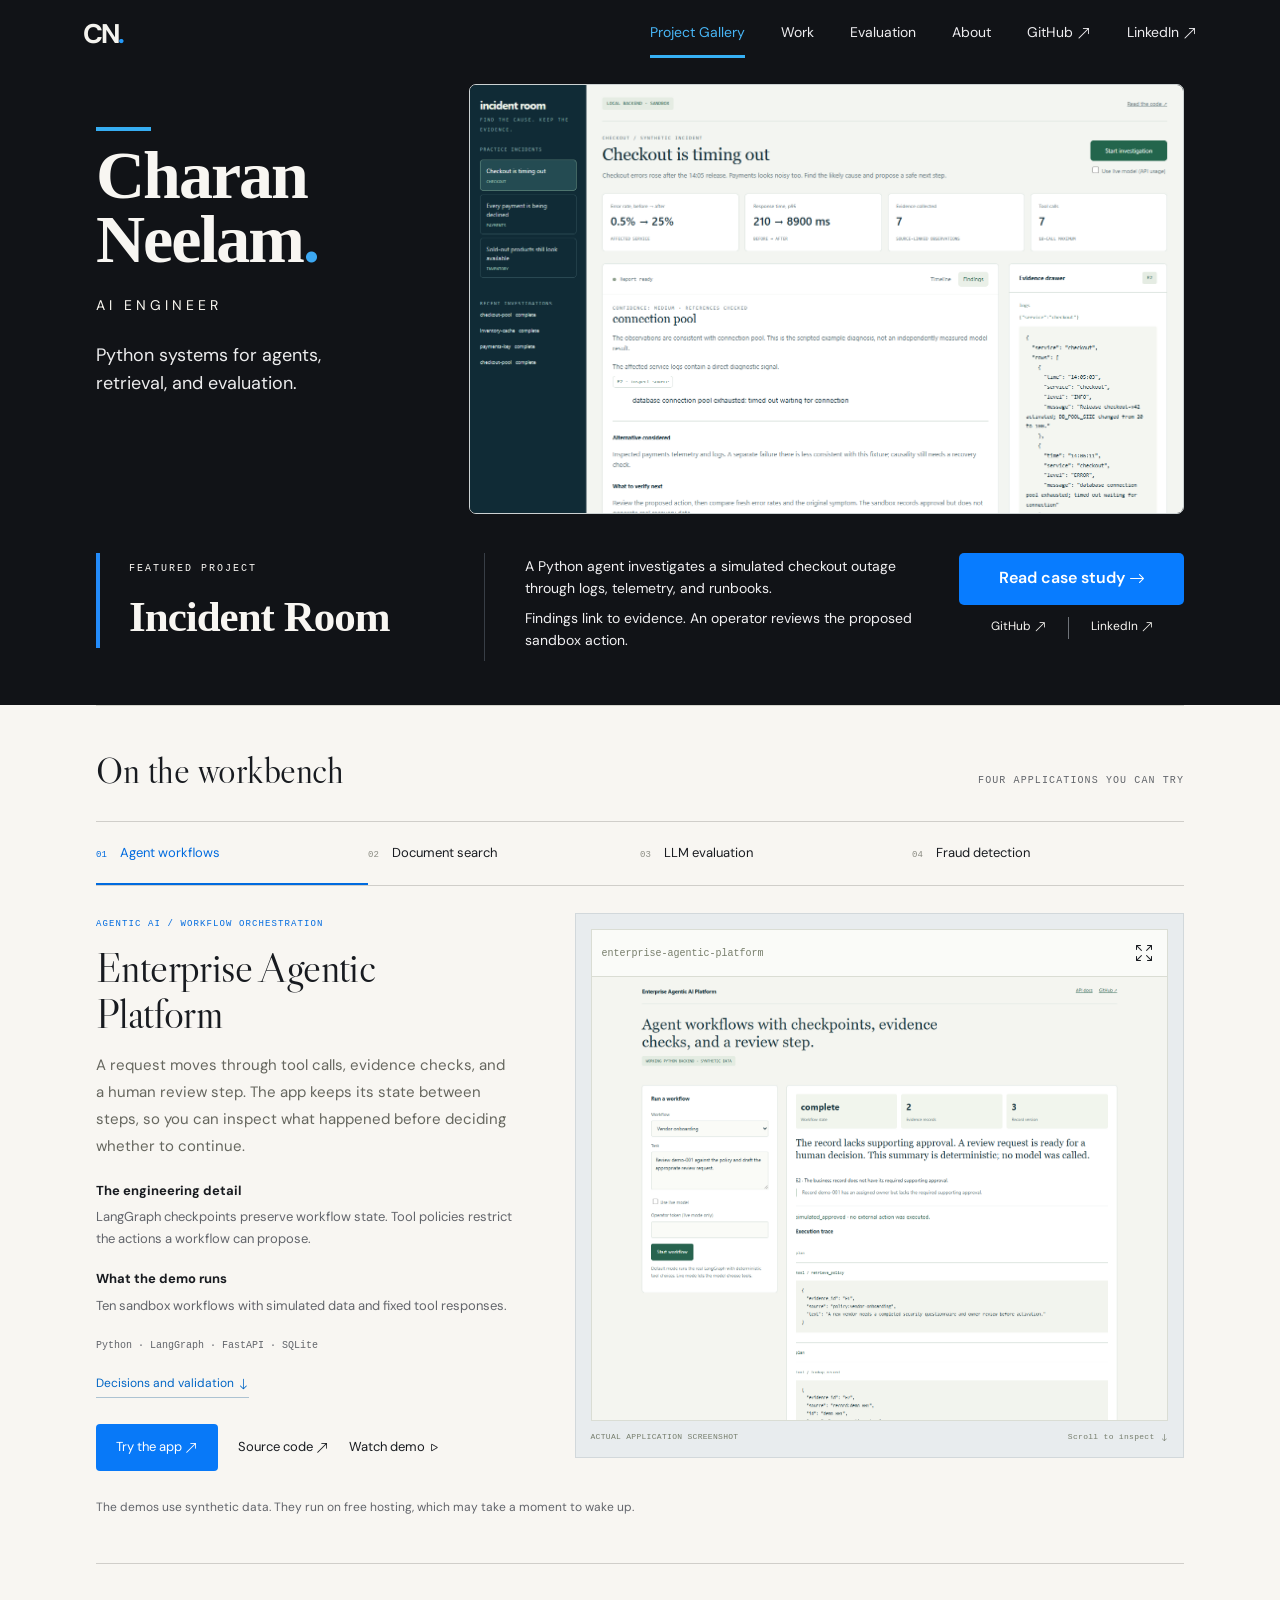
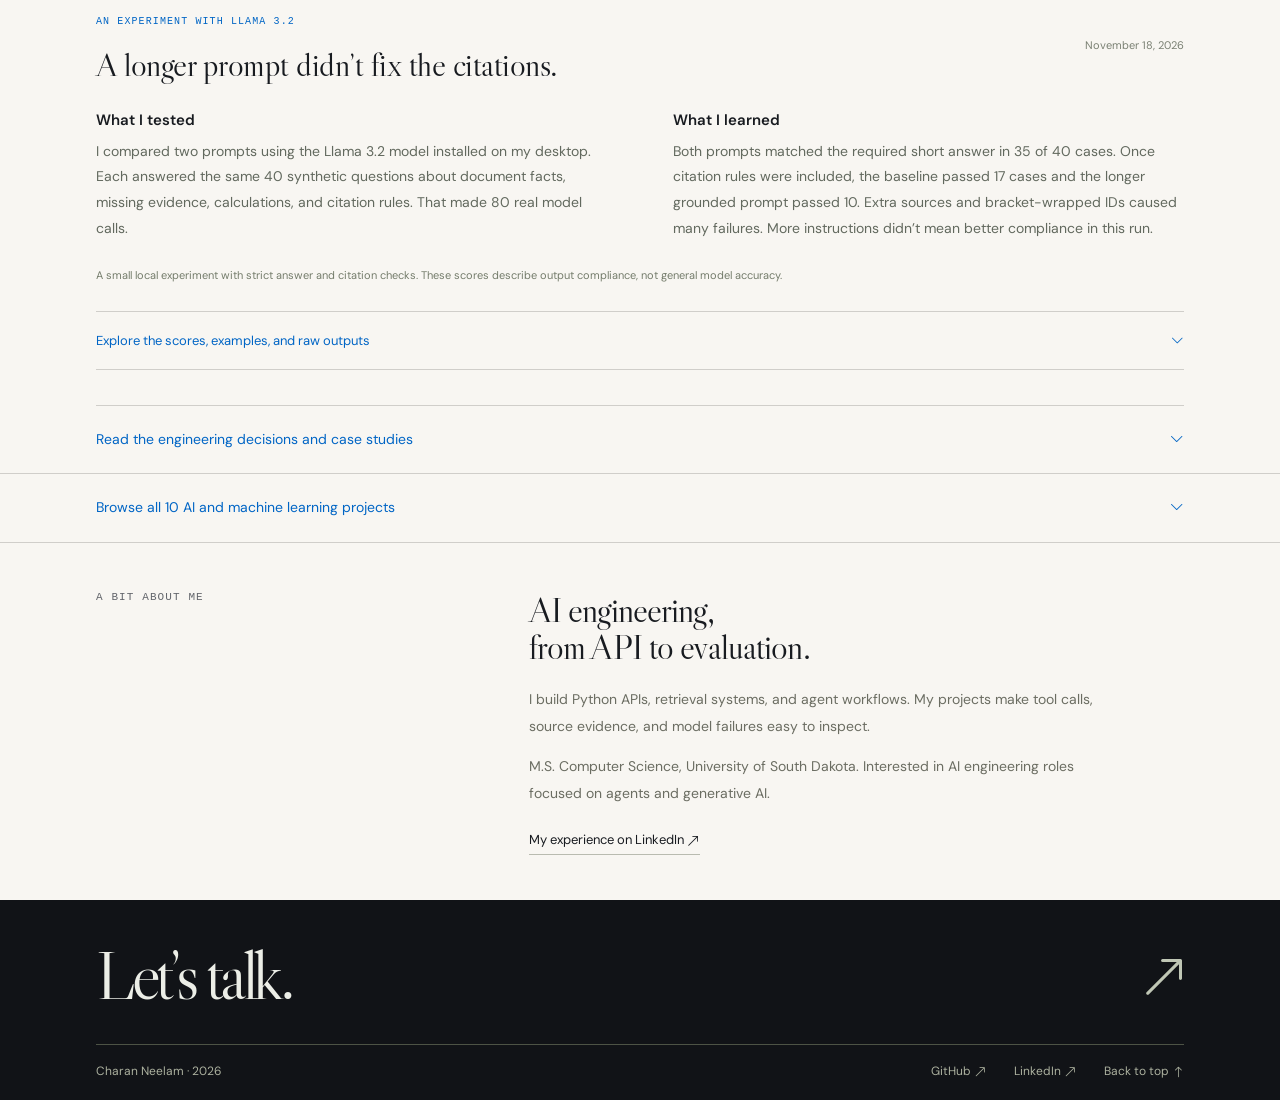
<file: index.html>
<!doctype html>
<html lang="en"><head><meta charset="UTF-8"><meta name="viewport" content="width=device-width,initial-scale=1"><meta name="description" content="Charan Neelam — AI engineer. Agent workflows, retrieval systems, model evaluation, and Python APIs."><meta name="theme-color" content="#f7f7f4"><title>Charan Neelam — AI Engineer</title><link rel="icon" href="assets/favicon.svg" type="image/svg+xml"><link rel="stylesheet" href="style.css"><link rel="stylesheet" href="gallery.css"><link rel="stylesheet" href="refinements.css"><link rel="stylesheet" href="case-studies.css"><link rel="stylesheet" href="evaluation.css"><link rel="stylesheet" href="evaluation-summary.css"><link rel="stylesheet" href="compact.css"><link rel="stylesheet" href="assets/bootstrap-icons.css"><script src="app.js" defer></script></head><body><a class="skip" href="#main">Skip to content</a>
<header class="nav"><a class="wordmark" href="#home" aria-label="Charan Neelam home">CN<span>.</span></a><nav aria-label="Main navigation"><a class="current" href="#home">Project Gallery</a><a href="#work">Work</a><a href="#real-evaluation">Evaluation</a><a href="#about">About</a><a class="social-nav" href="https://github.com/charanneelam123-dot" target="_blank" rel="noopener">GitHub <i class="bi bi-arrow-up-right" aria-hidden="true"></i></a><a class="social-nav" href="https://www.linkedin.com/in/charanneelam/" target="_blank" rel="noopener">LinkedIn <i class="bi bi-arrow-up-right" aria-hidden="true"></i></a></nav></header>
<main id="main"><div class="opening"><section id="home" class="gallery-hero shell"><div class="gallery-top"><div class="identity"><h1>Charan<br>Neelam<span>.</span></h1><div class="role">AI ENGINEER</div><p>Python systems for agents,<br>retrieval, and evaluation.</p></div><a class="hero-screen" href="https://github.com/charanneelam123-dot/incident-room" target="_blank" rel="noopener" aria-label="Read the Incident Room project"><img src="assets/incident-room.png" alt="Incident Room dashboard: a simulated checkout outage investigation with logs, findings, and evidence"></a></div><div class="gallery-caption"><div class="featured-name"><span class="label">FEATURED PROJECT</span><h2>Incident Room</h2></div><div class="featured-story"><p>A Python agent investigates a simulated checkout outage through logs, telemetry, and runbooks.</p><p>Findings link to evidence. An operator reviews the proposed sandbox action.</p></div><div class="featured-action"><a class="button" href="#case-incident">Read case study <i class="bi bi-arrow-right" aria-hidden="true"></i></a><div><a href="https://github.com/charanneelam123-dot" target="_blank" rel="noopener">GitHub <i class="bi bi-arrow-up-right" aria-hidden="true"></i></a><a href="https://www.linkedin.com/in/charanneelam/" target="_blank" rel="noopener">LinkedIn <i class="bi bi-arrow-up-right" aria-hidden="true"></i></a></div></div></div></section></div>
<section class="shell work-section" id="work"><div class="section-top"><h2>On the workbench</h2><span class="label">FOUR APPLICATIONS YOU CAN TRY</span></div><div class="project-tabs" role="tablist" aria-label="Selected applications"><button id="tab-agents" role="tab" aria-selected="true" aria-controls="feature-panel" tabindex="0" data-project="0"><span>01</span> Agent workflows</button><button id="tab-documents" role="tab" aria-selected="false" aria-controls="feature-panel" tabindex="-1" data-project="1"><span>02</span> Document search</button><button id="tab-evaluation" role="tab" aria-selected="false" aria-controls="feature-panel" tabindex="-1" data-project="2"><span>03</span> LLM evaluation</button><button id="tab-fraud" role="tab" aria-selected="false" aria-controls="feature-panel" tabindex="-1" data-project="3"><span>04</span> Fraud detection</button></div>
<div id="feature-panel" class="feature-panel" role="tabpanel" aria-labelledby="tab-agents" tabindex="0"><div class="feature-info"><div class="feature-category label" id="feature-category">AGENTIC AI / WORKFLOW ORCHESTRATION</div><h3 id="feature-title">Enterprise Agentic Platform</h3><p id="feature-description">A request moves through tool calls, evidence checks, and a human review step. The app keeps its state between steps, so you can inspect what happened before deciding whether to continue.</p><dl id="feature-notes"><div><dt>The engineering detail</dt><dd>LangGraph checkpoints preserve workflow state. Tool policies restrict the actions a workflow can propose.</dd></div><div><dt>What the demo runs</dt><dd>Ten sandbox workflows with simulated data and fixed tool responses.</dd></div></dl><div class="feature-stack" id="feature-stack">Python · LangGraph · FastAPI · SQLite</div><a class="feature-case-link" id="feature-case-link" href="#case-agents">Decisions and validation <i class="bi bi-arrow-down" aria-hidden="true"></i></a><div class="feature-links"><a class="button" id="feature-demo" href="https://enterprise-agentic-platform-s0cj.onrender.com" target="_blank" rel="noopener">Try the app <i class="bi bi-arrow-up-right" aria-hidden="true"></i></a><a id="feature-code" href="https://github.com/charanneelam123-dot/enterprise-agentic-platform" target="_blank" rel="noopener">Source code <i class="bi bi-arrow-up-right" aria-hidden="true"></i></a><button id="feature-video" class="watch" data-video="enterprise-agentic-platform" data-title="Enterprise Agentic Platform">Watch demo <i class="bi bi-play" aria-hidden="true"></i></button></div></div><figure class="screen-frame"><div class="screen-header"><span id="screen-name">enterprise-agentic-platform</span><button id="expand-screen" aria-label="View full application screenshot"><i class="bi bi-arrows-fullscreen" aria-hidden="true"></i></button></div><div class="screen-scroll"><img id="feature-image" src="assets/enterprise-agentic-platform.png" alt="Enterprise Agentic Platform showing a workflow result, evidence, and review controls"></div><figcaption><span>ACTUAL APPLICATION SCREENSHOT</span><span>Scroll to inspect <i class="bi bi-arrow-down" aria-hidden="true"></i></span></figcaption></figure></div><p class="hosting-note">The demos use synthetic data. They run on free hosting, which may take a moment to wake up.</p></section>

<section id="real-evaluation" class="real-evaluation shell" aria-labelledby="real-evaluation-title"><div class="section-top"><div><span class="label">AN EXPERIMENT WITH LLAMA 3.2</span><h2 id="real-evaluation-title">A longer prompt didn’t fix the citations.</h2></div><span class="eval-date">November 18, 2026</span></div><div class="eval-summary"><div><h3>What I tested</h3><p>I compared two prompts using the Llama 3.2 model installed on my desktop. Each answered the same 40 synthetic questions about document facts, missing evidence, calculations, and citation rules. That made 80 real model calls.</p></div><div><h3>What I learned</h3><p>Both prompts matched the required short answer in 35 of 40 cases. Once citation rules were included, the baseline passed 17 cases and the longer grounded prompt passed 10. Extra sources and bracket-wrapped IDs caused many failures. More instructions didn’t mean better compliance in this run.</p></div></div><p class="eval-scope">A small local experiment with strict answer and citation checks. These scores describe output compliance, not general model accuracy.</p><details class="eval-full"><summary>Explore the scores, examples, and raw outputs <i class="bi bi-chevron-down" aria-hidden="true"></i></summary><div class="eval-full-body"><div class="metric-table"><table><caption>One response per case and prompt; strict output-contract scoring</caption><thead><tr><th scope="col">Measure</th><th scope="col">Baseline prompt</th><th scope="col">Grounded prompt</th></tr></thead><tbody><tr><th scope="row">Answer + citation contract passes</th><td>17/40 (42.5%)</td><td>10/40 (25.0%)</td></tr><tr><th scope="row">Strict answer matches</th><td>35/40</td><td>35/40</td></tr><tr><th scope="row">Exact citation-set matches</th><td>22/40</td><td>10/40</td></tr><tr><th scope="row">Provider errors</th><td>0</td><td>0</td></tr><tr><th scope="row">Median local wall time</th><td>2.76 s</td><td>2.55 s</td></tr></tbody></table></div><p class="eval-caveat">These are strict task-compliance results, not semantic accuracy or a hallucination rate. A correct answer with an extra source or bracket-wrapped ID can fail. “Not specified” also fails the fixed “Insufficient evidence” label. Local timings depend on this machine and do not describe the hosted app.</p><details class="category-breakdown"><summary>Inspect all eight categories</summary><div class="metric-table"><table><thead><tr><th scope="col">Category</th><th scope="col">Baseline</th><th scope="col">Grounded</th></tr></thead><tbody><tr><th scope='row'>arithmetic</th><td>1/5</td><td>0/5</td></tr><tr><th scope='row'>context injection</th><td>3/5</td><td>1/5</td></tr><tr><th scope='row'>currency units</th><td>0/5</td><td>0/5</td></tr><tr><th scope='row'>fact lookup</th><td>5/5</td><td>0/5</td></tr><tr><th scope='row'>missing evidence</th><td>0/5</td><td>5/5</td></tr><tr><th scope='row'>multi source</th><td>0/5</td><td>0/5</td></tr><tr><th scope='row'>negation</th><td>5/5</td><td>0/5</td></tr><tr><th scope='row'>version conflict</th><td>3/5</td><td>4/5</td></tr></tbody></table></div></details><p class="eval-intro">Both prompts matched the required short answer in 35 of 40 cases. The baseline returned “Not specified” on the five missing-evidence cases, which fails the fixed abstention label despite communicating absence. The grounded prompt used the required abstention label but omitted USD on all five rent-increase answers. Citation formatting and extra sources account for much of the difference in joint passes. The longer prompt did not improve strict joint compliance in this run.</p><div class="eval-examples"><h3>Read the answers behind the score</h3><details><summary>negation-04 / grounded / contract failure</summary><p><strong>Question:</strong> Is overnight delivery available for Zone 4? Answer Yes or No.</p><pre>{
  &quot;answer&quot;: &quot;No&quot;,
  &quot;citations&quot;: [
    &quot;policy-3&quot;,
    &quot;notice-3&quot;
  ]
}</pre><p><strong>Accepted answers:</strong> No, Not available, No, not available<br><strong>Required citations:</strong> [&quot;policy-3&quot;]<br>Answer match: True; citation set match: False.</p></details><details><summary>missing_evidence-01 / baseline / contract failure</summary><p><strong>Question:</strong> What is the monthly price of Plan 1?</p><pre>{
  &quot;answer&quot;: &quot;Not specified&quot;,
  &quot;citations&quot;: []
}</pre><p><strong>Accepted answers:</strong> Insufficient evidence<br><strong>Required citations:</strong> []<br>Answer match: False; citation set match: True.</p></details><details><summary>negation-04 / baseline / joint pass</summary><p><strong>Question:</strong> Is overnight delivery available for Zone 4? Answer Yes or No.</p><pre>{
  &quot;answer&quot;: &quot;No&quot;,
  &quot;citations&quot;: [
    &quot;policy-3&quot;
  ]
}</pre><p><strong>Accepted answers:</strong> No, Not available, No, not available<br><strong>Required citations:</strong> [&quot;policy-3&quot;]<br>Answer match: True; citation set match: True.</p></details></div><div class="eval-downloads"><a href="evaluation/report.json" download>Full result JSON <i class="bi bi-download" aria-hidden="true"></i></a><a href="evaluation/outputs.jsonl" download>All 80 raw outputs <i class="bi bi-download" aria-hidden="true"></i></a><a href="evaluation/cases.json" download>Dataset and labels <i class="bi bi-download" aria-hidden="true"></i></a><a href="evaluation/manifest.json" download>Prompts and model digest <i class="bi bi-download" aria-hidden="true"></i></a><a href="https://github.com/charanneelam123-dot/llm-evaluation-mlops/blob/main/docs/real-model-evaluation/README.md" target="_blank" rel="noopener">Method and reproduction <i class="bi bi-arrow-up-right" aria-hidden="true"></i></a></div><p class="evidence-note">Small authored challenge set: five related cases per category, a single local run, no prompt tuning after seeing results, and no external benchmark claim. This tests grounded answering and output contracts; it does not evaluate agent tool selection.</p></div></details></section><div class="shell compact-case-wrap"><details class="compact-cases"><summary>Read the engineering decisions and case studies <i class="bi bi-chevron-down" aria-hidden="true"></i></summary><section id="case-studies" class="case-studies shell" aria-labelledby="case-studies-title"><div class="section-top"><div><span class="label">DECISIONS / TRADEOFFS / EVIDENCE</span><h2 id="case-studies-title">Behind the projects</h2></div><p>What I chose, what it costs,<br>and what the checks actually establish.</p></div>
<article id="case-incident" class="case-study"><div class="case-intro"><span class="label">01 / INCIDENT ROOM</span><h3>Keep the investigation<br>separate from the action.</h3><p>An outage report is only useful if an operator can check its evidence. Incident Room gathers telemetry, logs, release context, and runbook passages before it proposes a sandbox fix.</p></div><div class="case-body"><div><h4>Why one agent</h4><p>A single tool-using agent keeps the investigation state in one place. Read tools accept scoped parameters; each observation gets an evidence ID. The final report must cite real observations and exact quotes.</p></div><div><h4>The tradeoff</h4><p>Exact quotes catch fabricated references, but they cannot prove that a diagnosis follows from the evidence. The action allowlist is specific to the sample scenarios. Approvals record a sandbox outcome rather than changing a real service.</p></div><div class="case-result"><h4>What was checked</h4><p>Validation confirmed <strong>29 passing unit and HTTP tests</strong> and <strong>three completed scripted incident regressions</strong>. Tests cover concurrent approvals, persistence, invalid evidence, and tool budgets. The scripted results do not measure live-model diagnosis quality.</p><a href="https://github.com/charanneelam123-dot/incident-room/blob/main/docs/validation.md" target="_blank" rel="noopener">Validation record <i class="bi bi-arrow-up-right" aria-hidden="true"></i></a><a href="https://github.com/charanneelam123-dot/incident-room/blob/main/docs/engineering.md" target="_blank" rel="noopener">Engineering notes <i class="bi bi-arrow-up-right" aria-hidden="true"></i></a></div></div></article>
<article id="case-changes" class="case-study"><div class="case-intro"><span class="label">02 / WHAT CHANGED?</span><h3>Make document matching<br>visible to the reader.</h3><p>The difficult part of comparing agreements is deciding which clauses correspond. A renamed or moved section should not quietly disappear from the comparison.</p></div><div class="case-body"><div><h4>How clauses are paired</h4><p>The matcher uses exact text, unique headings, and token overlap. The report exposes the matching rule. Optional model explanations must quote the source text, so the reader can check the wording.</p></div><div><h4>Where it stops</h4><p>A rewritten clause can appear as a removal plus an addition. Splitting one clause into two is not a distinct operation. The price parser skips ambiguous amounts and unsupported currencies rather than guessing.</p></div><div class="case-result"><h4>A reproducible sample</h4><p>The documented sample produces <strong>five changed clauses, one moved, one added, one removed, and one unchanged</strong>. It calculates two price deltas. For rent, $1,575 − $1,450 = <strong>$125 per month</strong>. The test suite reports <strong>37 passing tests</strong>; model adapters were exercised with mocked responses.</p><a href="https://github.com/charanneelam123-dot/what-changed/blob/main/docs/notes.md" target="_blank" rel="noopener">Matching rules and sample results <i class="bi bi-arrow-up-right" aria-hidden="true"></i></a></div></div></article>
<div class="case-more"><details id="case-agents"><summary><span>03 / AGENT WORKFLOWS</span><h3>Save the checkpoint before review.</h3><i class="bi bi-plus-lg" aria-hidden="true"></i></summary><div class="case-detail"><p><strong>Decision.</strong> LangGraph interrupts and SQLite checkpoints preserve a pending workflow. A compare-and-swap reservation prevents two reviewers from resuming the same decision.</p><p><strong>Cost.</strong> The free hosted instance has ephemeral storage, so a restart can lose checkpoints. Durable deployment needs persistent storage. Exact quote checks establish text membership, not correct interpretation.</p><p><strong>Evidence.</strong> Validation confirmed eight passing tests. The suite exercises all ten registered workflows reaching review, reopening the SQLite checkpointer, stale versions, and duplicate decisions. Default tool choices are deterministic; live tool-selection quality remains unmeasured.</p><a href="https://github.com/charanneelam123-dot/enterprise-agentic-platform/blob/main/tests/test_app.py" target="_blank" rel="noopener">Inspect the tests <i class="bi bi-arrow-up-right" aria-hidden="true"></i></a></div></details>
<details id="case-documents"><summary><span>04 / DOCUMENT RETRIEVAL</span><h3>Start with a lexical baseline.</h3><i class="bi bi-plus-lg" aria-hidden="true"></i></summary><div class="case-detail"><p><strong>Decision.</strong> Filter by company and year, then search a normalized TF-IDF index. A lexical reranking rule combines similarity and term coverage. The default answer exposes source excerpts.</p><p><strong>Cost.</strong> TF-IDF can miss paraphrases. This implementation uses neither dense semantic embeddings nor a trained cross-encoder. Quote checks do not establish that an answer follows from the quoted passage.</p><p><strong>Evidence.</strong> Validation confirmed eight passing tests and successful functional API checks. These verify application behavior; they do not establish retrieval accuracy on a labeled question set. That evaluation is the next step before replacing the baseline.</p><a href="https://github.com/charanneelam123-dot/financial-document-intelligence/blob/main/docs/validation.md" target="_blank" rel="noopener">Validation record <i class="bi bi-arrow-up-right" aria-hidden="true"></i></a></div></details>
<details id="case-evaluation"><summary><span>05 / LLM EVALUATION</span><h3>Keep incompatible runs apart.</h3><i class="bi bi-plus-lg" aria-hidden="true"></i></summary><div class="case-detail"><p><strong>Decision.</strong> Keep every answer and failed check, with prompt and dataset hashes. The comparison API rejects runs from different datasets or fixture/live modes. MLflow stores aggregate results and version identifiers.</p><p><strong>Cost.</strong> Term, negation, and citation checks are transparent proxies. They can miss semantic errors. Authored fixture outputs make the harness repeatable but cannot measure a model improvement.</p><p><strong>Evidence.</strong> The fixture dataset contains twelve versioned cases and two prompt variants. The test suite reports eight passing tests, including provider-error recording and incompatible-dataset rejection. A separate local Llama 3.2 evaluation now records 80 real inference calls across 40 cases; the scorecard above publishes every output and its limits.</p><a href="https://github.com/charanneelam123-dot/llm-evaluation-mlops/blob/main/tests/test_app.py" target="_blank" rel="noopener">Grader and comparison tests <i class="bi bi-arrow-up-right" aria-hidden="true"></i></a></div></details>
<details id="case-fraud"><summary><span>06 / FRAUD DETECTION</span><h3>Report the false positives, too.</h3><i class="bi bi-plus-lg" aria-hidden="true"></i></summary><div class="case-detail"><p><strong>Decision.</strong> Train XGBoost on rolling transaction features, split events chronologically, and choose the decision threshold using validation data only.</p><p><strong>Measured result.</strong> The saved run uses 5,000 synthetic transactions (seed 41), split into 3,000 training, 1,000 validation, and 1,000 test rows. At a threshold of 0.40, the test set has 14 true positives, 267 false positives, 12 false negatives, and 707 true negatives.</p><div class="metric-table" role="region" aria-label="Synthetic fraud holdout results"><table><thead><tr><th scope="col">Measure</th><th scope="col">Synthetic test result</th></tr></thead><tbody><tr><th scope="row">Precision</th><td>4.98%</td></tr><tr><th scope="row">Recall</th><td>53.85%</td></tr><tr><th scope="row">PR-AUC</th><td>0.0529</td></tr><tr><th scope="row">Fraud prevalence</th><td>2.60%</td></tr></tbody></table></div><p><strong>The tradeoff.</strong> Roughly 95% of flagged transactions are false positives in this sample. That is too noisy to justify automatic blocking. The result exposes the need for better features and threshold analysis; synthetic data cannot establish performance on real fraud.</p><a href="https://github.com/charanneelam123-dot/realtime-fraud-detection/blob/main/docs/synthetic-holdout.json" target="_blank" rel="noopener">Full saved holdout result <i class="bi bi-arrow-up-right" aria-hidden="true"></i></a></div></details></div>
<p class="evidence-note">Evidence dates refer to the saved project records. Automated checks, scripted runs, and synthetic holdouts are labeled separately. They are independent portfolio work and do not establish employer outcomes.</p></section></details></div>
<details class="compact-index"><summary class="shell">Browse all 10 AI and machine learning projects <i class="bi bi-chevron-down" aria-hidden="true"></i></summary><section class="index-section" id="collection"><div class="shell"><div class="section-top"><div><span class="label">AI PROJECT COLLECTION</span><h2>More AI projects<span class="orange"> / 10</span></h2></div><p>Focused experiments in agents, retrieval,<br>and model evaluation.</p></div><div class="collection-controls"><div class="filters" role="group" aria-label="Filter projects"><button class="selected" data-filter="all" aria-pressed="true">All AI work</button><button data-filter="ai" aria-pressed="false">AI & agents</button><button data-filter="ml" aria-pressed="false">Machine learning</button></div><label class="search"><span class="sr-only">Search projects</span><input id="project-search" type="search" placeholder="Find a project or tool"><span><i class="bi bi-search" aria-hidden="true"></i></span></label></div><div class="index-head"><span>NO.</span><span>PROJECT / WHAT IT DOES</span><span>AREA</span><span></span></div><div id="project-list" class="project-list"></div><p id="result-count" class="result-count" aria-live="polite"></p><p id="empty" hidden>Nothing matched. Try Python, Spark, or RAG.</p></div></section></details>
<section id="about" class="about shell"><div class="about-label"><span class="label">A BIT ABOUT ME</span></div><div class="about-main"><h2>AI engineering,<br>from API to evaluation.</h2><p>I build Python APIs, retrieval systems, and agent workflows. My projects make tool calls, source evidence, and model failures easy to inspect.</p><p>M.S. Computer Science, University of South Dakota. Interested in AI engineering roles focused on agents and generative AI.</p><a class="underlink" href="https://www.linkedin.com/in/charanneelam/" target="_blank" rel="noopener">My experience on LinkedIn <i class="bi bi-arrow-up-right" aria-hidden="true"></i></a></div></section>
<footer><div class="shell footer-main"><span class="label">HAVE SOMETHING IN MIND?</span><a class="footer-cta" href="https://www.linkedin.com/in/charanneelam/" target="_blank" rel="noopener">Let’s talk.<span><i class="bi bi-arrow-up-right" aria-hidden="true"></i></span></a><div class="footer-bottom"><span>Charan Neelam · 2026</span><div><a href="https://github.com/charanneelam123-dot" target="_blank" rel="noopener">GitHub <i class="bi bi-arrow-up-right" aria-hidden="true"></i></a><a href="https://www.linkedin.com/in/charanneelam/" target="_blank" rel="noopener">LinkedIn <i class="bi bi-arrow-up-right" aria-hidden="true"></i></a><a href="#home">Back to top <i class="bi bi-arrow-up" aria-hidden="true"></i></a></div></div></div></footer></main>
<dialog id="video-dialog"><div class="dialog-heading"><h2 id="video-title">Project walkthrough</h2><button id="close-video" aria-label="Close walkthrough"><i class="bi bi-x-lg" aria-hidden="true"></i></button></div><p>A short captioned walkthrough using real application screenshots.</p><video controls playsinline preload="none"></video></dialog><dialog id="image-dialog"><div class="dialog-heading"><h2 id="image-title">Application screenshot</h2><button id="close-image" aria-label="Close full screenshot"><i class="bi bi-x-lg" aria-hidden="true"></i></button></div><img id="full-image" src="assets/enterprise-agentic-platform.png" alt="Full application screenshot"></dialog></body></html>
</file>
<file: style.css>
@import url('https://fonts.googleapis.com/css2?family=DM+Sans:wght@400;500;600;700&family=Space+Grotesk:wght@400;500;600;700&display=swap');
:root{--paper:#f7f7f4;--ink:#232422;--muted:#73736c;--line:#d8d8d0;--accent:#b94724;--mono:ui-monospace,SFMono-Regular,Consolas,monospace}*{box-sizing:border-box}html{scroll-behavior:smooth;scroll-padding-top:100px}body{margin:0;background:var(--paper);color:var(--ink);font-family:'DM Sans',Arial,sans-serif;line-height:1.65}a{color:inherit;text-decoration:none}button,input{font:inherit;color:inherit}button{cursor:pointer;border:0}img{display:block;max-width:100%}a:focus-visible,button:focus-visible,input:focus-visible,[tabindex]:focus-visible{outline:2px solid var(--accent);outline-offset:5px}h1,h2,h3,p,figure,dl,dd{margin:0}h1,h2,h3{font-family:'Space Grotesk',Arial,sans-serif;font-weight:500;line-height:1.08;letter-spacing:-.05em}.shell{width:min(1260px,calc(100% - 112px));margin:auto}.label{font:10px var(--mono);letter-spacing:1.1px}.orange{color:var(--accent)}.skip{position:fixed;top:-60px;padding:10px;background:white;z-index:50}.skip:focus{top:0}.nav{display:flex;align-items:center;justify-content:space-between;padding:23px 56px;border-bottom:1px solid var(--line);background:#f7f7f4f5;position:sticky;top:0;z-index:10;backdrop-filter:blur(10px)}.wordmark{font:700 25px 'Space Grotesk',sans-serif;letter-spacing:-2px}.wordmark span{color:var(--accent)}.nav nav{display:flex;gap:36px;font-size:12px}.nav nav a{color:#575851}.nav nav a:hover{color:var(--accent)}.nav sup{color:var(--accent);font:9px var(--mono);margin-left:3px}.contact{font-size:12px}.hero{padding-top:40px}.hero-top{display:flex;justify-content:space-between;color:var(--muted)}.hero h1{font-size:clamp(76px,11.5vw,165px);letter-spacing:-.075em;line-height:1.03;margin:38px 0 30px;white-space:nowrap}.hero h1>span{font-weight:400;color:#5b5c55}.name-dot{color:var(--accent)}.hero-bottom{display:flex;justify-content:space-between;align-items:flex-end;gap:60px;padding:5px 0 56px}.hero-bottom>p{font-size:18px;line-height:1.65;max-width:520px;color:#5d5e57}.round-link{display:flex;gap:25px;align-items:center;font-size:12px}.round-link b{display:grid;place-items:center;border:1px solid var(--line);border-radius:50%;width:52px;height:52px;font-size:23px;font-weight:400;color:var(--accent);transition:.2s}.round-link:hover b{background:var(--accent);border-color:var(--accent);color:white;transform:rotate(-45deg)}.hero-rule{display:flex;justify-content:space-between;font:9px var(--mono);letter-spacing:.6px;color:var(--muted);border-top:1px solid var(--line);padding:14px 0 0}.work-section{padding:65px 0 75px}.section-top{display:flex;justify-content:space-between;align-items:flex-end;gap:30px;margin-bottom:30px}.section-top h2{font-size:35px;letter-spacing:-1.8px}.section-top>.label{color:var(--muted);padding-bottom:5px}.section-top>p{font-size:13px;color:var(--muted)}.project-tabs{display:grid;grid-template-columns:repeat(4,1fr);border-top:1px solid var(--line);border-bottom:1px solid var(--line)}.project-tabs button{background:transparent;text-align:left;padding:20px 14px 20px 0;border-bottom:2px solid transparent;font-size:13px}.project-tabs button span{font:9px var(--mono);margin-right:10px;color:#8c8d84}.project-tabs button[aria-selected=true]{border-color:var(--accent);color:var(--accent)}.project-tabs button[aria-selected=true] span{color:var(--accent)}.project-tabs button:hover{color:var(--accent)}.feature-panel{display:grid;grid-template-columns:.82fr 1.18fr;gap:55px;padding-top:36px}.feature-info{padding-top:6px}.feature-category{color:var(--accent);font-size:9px}.feature-info h3{font-size:42px;line-height:1.08;margin:22px 0;max-width:390px}.feature-info>p{font-size:14px;color:#66675f;line-height:1.8;max-width:420px}.feature-info dl{margin:27px 0 25px}.feature-info dl>div{margin-top:18px}.feature-info dt{font-size:11px;font-weight:700;margin-bottom:5px}.feature-info dd{font-size:12px;color:var(--muted);line-height:1.7;max-width:420px}.feature-stack{font:9px var(--mono);color:var(--muted);line-height:1.8}.feature-links{display:flex;gap:20px;align-items:center;flex-wrap:wrap;font-size:11px;margin-top:26px}.button{background:var(--ink);color:#fff;padding:12px 20px;font-size:11px;display:inline-block}.button:hover{background:var(--accent)}.watch{background:transparent;padding:0;font-size:11px}.feature-links>a:not(.button):hover,.watch:hover{color:var(--accent)}.screen-frame{background:#e9eae4;padding:15px;min-width:0;border:1px solid #dcded5;align-self:start;transform:rotate(-.7deg)}.screen-header{display:flex;align-items:center;gap:15px;background:#fafbf8;border:1px solid #daddd4;border-bottom:0;padding:9px 10px}.window-dots{display:flex;gap:4px}.window-dots i{display:block;width:5px;height:5px;border-radius:50%;background:#d3d6ca}.screen-header>span{font:8px var(--mono);color:#777e6b;overflow:hidden;white-space:nowrap;text-overflow:ellipsis}.screen-header button{margin-left:auto;background:transparent;font-size:16px;line-height:1;padding:0 2px}.screen-scroll{max-height:466px;overflow:auto;border:1px solid #daddd4;scrollbar-width:thin;scrollbar-color:#aeb5a4 #f1f3ec;background:white}.screen-scroll img{width:100%;height:auto}.screen-frame figcaption{display:flex;justify-content:space-between;margin-top:11px;color:#757d6c;gap:15px;font:7px var(--mono);letter-spacing:.3px}.hosting-note{font-size:10px;color:var(--muted);margin-top:27px}.studies{padding:35px 0 80px}.study-grid{display:grid;grid-template-columns:1fr 1fr;gap:35px}.study-image{position:relative;display:block;height:315px;overflow:hidden;padding:30px 28px 0;border:1px solid var(--line)}.study-image.incident{background:#e3e9ec}.study-image.changes{background:#ede5d9}.study-image img{width:100%;box-shadow:0 6px 25px #20272220;transition:transform .35s;transform:translateY(12px)}.study-image:hover img{transform:translateY(0)}.study-image span{position:absolute;right:15px;bottom:15px;padding:7px 12px;background:var(--paper);font-size:10px;box-shadow:0 0 0 1px #c6c7bd}.study-heading{display:flex;justify-content:space-between;align-items:center;gap:20px;margin:23px 0 14px}.study-heading h3{font-size:27px;letter-spacing:-1px}.study-heading>span{font:8px var(--mono);color:var(--muted)}.study>p{font-size:13px;line-height:1.85;color:#68695f;max-width:510px}.underlink{display:inline-block;border-bottom:1px solid #b9bbb0;padding-bottom:3px;font-size:11px;margin-top:19px}.underlink:hover{color:var(--accent);border-color:var(--accent)}.index-section{background:#efefea;border-top:1px solid var(--line);border-bottom:1px solid var(--line);padding:65px 0}.index-section .section-top h2{margin-top:14px}.index-section .section-top .label{color:var(--muted)}.index-section h2 .orange{font-size:19px;letter-spacing:-1px}.collection-controls{display:flex;justify-content:space-between;align-items:center;gap:20px;margin:30px 0 28px}.filters{display:flex;gap:6px;flex-wrap:wrap}.filters button{font-size:11px;padding:7px 11px;background:transparent;border:1px solid transparent;border-radius:2px;color:#77796e}.filters button.selected{background:#fafbf7;border-color:#d3d5ca;color:var(--ink)}.search{position:relative}.search input{width:235px;background:transparent;border:0;border-bottom:1px solid #c6c9bb;padding:8px 26px 8px 0;font-size:11px;border-radius:0}.search>span:last-child{position:absolute;right:2px;top:1px;font-size:22px;color:var(--muted)}.index-head,.project-row{display:grid;grid-template-columns:42px 1fr 150px 23px;gap:20px}.index-head{font:8px var(--mono);color:#8c8e81;letter-spacing:1px;padding-bottom:13px;border-bottom:1px solid #bfc3b3}.index-head span:nth-child(3){text-align:right}.project-row{padding:21px 0;border-bottom:1px solid #d4d7cb;align-items:center;transition:background .2s}.project-row:hover{background:#e4e7dd}.row-number{font:9px var(--mono);color:#8b8f7d}.project-row h3{font-family:'DM Sans',sans-serif;font-size:14px;font-weight:500;letter-spacing:0;line-height:1.4}.project-row p{font-size:11px;color:#7b7d70;margin-top:5px;line-height:1.6}.row-category{font:8px var(--mono);text-align:right;color:#8a8f7c}.row-arrow{font-size:17px;text-align:right;color:#898f7b}.project-row:hover h3,.project-row:hover .row-arrow{color:var(--accent)}.result-count{font:8px var(--mono);color:#848975;letter-spacing:.5px;margin-top:19px}#empty{font-size:13px;color:var(--muted);margin-top:20px}.about{padding:90px 0;display:grid;grid-template-columns:.7fr 1.3fr;gap:80px}.about-label{display:flex;flex-direction:column;gap:45px}.about-label>.label{color:var(--muted)}.handwritten{font:italic 25px Georgia,serif;color:var(--accent);transform:rotate(-5deg);display:inline-block}.about-main h2{font-size:44px;margin:0 0 27px}.about-main>p{font-size:14px;line-height:1.9;color:#6b6d62;margin:0 0 18px;max-width:600px}.about-main>.underlink{margin-top:8px}.toolbox{border-top:1px solid var(--line);margin-top:35px;padding-top:22px}.toolbox>.label{font-size:8px;color:#8d9181}.toolbox p{font:11px var(--mono);line-height:2.1;margin-top:13px;color:#747b66}footer{background:#242622;color:#eceee7;padding:50px 0 0}.footer-main>.label{font-size:9px;color:#9b9f91}.footer-cta{font-family:'Space Grotesk',sans-serif;font-size:clamp(65px,10vw,130px);letter-spacing:-.065em;line-height:1.4;display:flex;justify-content:space-between;align-items:center;padding-bottom:35px}.footer-cta>span{font-size:.7em;color:#c0c7b5}.footer-cta:hover>span{color:#e19072}.footer-bottom{border-top:1px solid #4d5345;padding:22px 0;display:flex;justify-content:space-between;gap:20px;align-items:center;font-size:10px;color:#acb19f}.footer-bottom>div{display:flex;gap:28px}dialog{background:var(--paper);color:var(--ink);border:1px solid #c4c8bb;padding:24px;width:min(1050px,94vw);max-height:92vh}dialog::backdrop{background:#20251de6;backdrop-filter:blur(4px)}.dialog-heading{display:flex;justify-content:space-between;align-items:center;gap:20px}.dialog-heading h2{font-size:23px;letter-spacing:-1px}.dialog-heading button{background:transparent;font-size:22px;line-height:1;padding:6px}dialog p{font-size:11px;color:var(--muted);margin:10px 0 18px}video{width:100%;background:#1a241c;max-height:70vh;display:block}#image-dialog{width:min(1100px,94vw);overflow:auto}#image-dialog .dialog-heading{margin-bottom:20px;position:sticky;top:-24px;padding:10px 0;background:var(--paper)}#full-image{width:100%}.sr-only{position:absolute;width:1px;height:1px;margin:-1px;padding:0;overflow:hidden;clip:rect(0,0,0,0);white-space:nowrap;border:0}[hidden]{display:none!important}
@media(min-width:1450px){.hero h1{font-size:170px}.hero-bottom{padding-bottom:65px}}@media(max-width:1050px){.shell{width:calc(100% - 64px)}.nav{padding:20px 32px}.hero h1{font-size:11.7vw}.feature-panel{gap:30px;grid-template-columns:.9fr 1.1fr}.feature-info h3{font-size:34px}.feature-info>p{font-size:13px}.feature-links{gap:15px}.project-tabs button{font-size:11px}.project-tabs button span{margin-right:5px}.study-image{height:250px;padding:22px 20px 0}.study-heading{display:block}.study-heading>span{display:block;margin-top:10px}.about{gap:45px}}@media(max-width:700px){html{scroll-padding-top:85px}.shell{width:calc(100% - 40px)}.nav{padding:18px 20px}.wordmark{font-size:23px}.nav nav{gap:18px;font-size:11px}.nav nav>a:last-child{display:none}.contact{font-size:10px}.nav sup{font-size:7px}.hero{padding-top:25px}.hero-top{display:block}.hero-top>.label{font-size:8px}.hero-top>.label:last-child{display:block;margin-top:8px}.hero h1{font-size:clamp(67px,18vw,120px);line-height:.96;margin:38px 0 25px;white-space:normal;letter-spacing:-.065em}.hero h1>span{display:block}.hero-bottom{display:block;padding-bottom:32px}.hero-bottom>p{font-size:15px;line-height:1.85}.round-link{margin-top:24px;justify-content:space-between;font-size:11px}.round-link b{width:40px;height:40px;font-size:20px}.hero-rule{font-size:7px;gap:20px;align-items:center}.hero-rule>span:last-child{max-width:160px;text-align:right;line-height:1.8}.work-section{padding:45px 0 50px}.section-top{display:block;margin-bottom:22px}.section-top h2{font-size:29px;letter-spacing:-1.3px}.section-top>.label{display:block;margin-top:13px;font-size:8px}.project-tabs{grid-template-columns:1fr 1fr}.project-tabs button{padding:14px 3px;font-size:11px}.project-tabs button:nth-child(-n+2){border-bottom:1px solid var(--line)}.project-tabs button[aria-selected=true]{background:#edeee7;box-shadow:inset 2px 0 var(--accent);border-bottom-color:var(--line);padding-left:9px}.feature-panel{grid-template-columns:1fr;gap:26px;padding-top:24px}.feature-info h3{font-size:36px;margin:19px 0}.feature-info>p{font-size:13px}.feature-info dl{margin:22px 0}.feature-info dt{font-size:11px}.feature-info dd{font-size:12px}.feature-links{gap:20px;font-size:11px}.screen-frame{transform:none;padding:10px}.screen-scroll{max-height:390px}.screen-frame figcaption{font-size:6px}.hosting-note{font-size:9px;line-height:1.8;margin-top:17px}.study-grid{grid-template-columns:1fr;gap:38px}.studies{padding:15px 0 50px}.study-image{height:245px;padding:25px 25px 0}.study-heading{display:flex}.study-heading h3{font-size:25px}.study-heading>span{margin:0;font-size:7px}.study>p{font-size:12px}.underlink{font-size:10px}.index-section{padding:45px 0}.index-section .section-top>p{margin-top:16px;font-size:12px}.collection-controls{display:block;margin:25px 0}.filters{gap:0;justify-content:space-between}.filters button{padding:6px 6px;font-size:9px}.search{display:block;margin-top:18px}.search input{width:100%;font-size:11px}.index-head,.project-row{grid-template-columns:22px 1fr 15px;gap:12px}.index-head>span:nth-child(3){display:none}.row-category{display:none}.project-row{padding:18px 0}.project-row h3{font-size:12px}.project-row p{font-size:10px;line-height:1.7}.index-head{font-size:7px}.about{grid-template-columns:1fr;gap:35px;padding:50px 0}.about-label{flex-direction:row;align-items:center;justify-content:space-between;gap:15px}.about-label .label{font-size:8px}.handwritten{font-size:20px}.about-main h2{font-size:35px;margin-bottom:22px}.about-main>p{font-size:13px}.toolbox p{font-size:10px}footer{padding-top:35px}.footer-cta{font-size:72px;padding-bottom:25px}.footer-bottom{display:block;font-size:9px;padding:20px 0}.footer-bottom>div{margin-top:15px;justify-content:space-between;gap:10px}.dialog-heading h2{font-size:18px}dialog{padding:17px}dialog p{font-size:10px}}
@media(prefers-reduced-motion:reduce){html{scroll-behavior:auto}*{transition:none!important}}
</file>
<file: gallery.css>
@import url('https://fonts.googleapis.com/css2?family=DM+Sans:wght@400;500;600;700&family=Libre+Caslon+Display&display=swap');
:root{--paper:#f8f6f2;--ink:#181b20;--muted:#62656b;--line:#d0ceca;--accent:#006bdf}body{font-family:'DM Sans',Arial,sans-serif}.shell{width:min(1287px,calc(100% - 192px))}h1,h2,h3{font-family:'Libre Caslon Display',Georgia,serif;letter-spacing:-.025em}.nav{position:relative;background:#111317;color:#f5f4ef;border:0;backdrop-filter:none;padding:18px max(6.45vw,24px);height:66px}.wordmark{font-family:'DM Sans',sans-serif;font-size:27px;letter-spacing:-2px}.wordmark span{color:#238bfa}.nav nav{gap:36px;font-size:14px;align-items:center}.nav nav a{color:#eeedf0}.nav nav a.current{color:#48b5f5;border-bottom:3px solid #36b0f5;padding:0 0 10px;margin-bottom:-13px}.nav nav a:hover{color:#48b5f5}.social-nav:first-of-type{border-left:1px solid #6b6f77;padding-left:28px}.nav .contact{display:none}.opening{background:#111317;color:#f8f6f2}.gallery-hero{padding:18px 0 35px}.gallery-top{display:grid;grid-template-columns:315px 1fr;gap:58px;align-items:center}.identity{align-self:start;padding-top:43px}.identity:before{content:'';display:block;border-top:4px solid #36adf2;width:55px;margin-bottom:13px}.identity h1{font-size:68px;line-height:.93;letter-spacing:-1.8px}.identity h1 span{color:#3ca8f2}.role{font:12px var(--mono);letter-spacing:3px;margin-top:24px;color:#faf8f1}.identity p{font-size:18px;line-height:1.55;color:#ededee;margin-top:28px}.hero-screen{display:block;height:410px;overflow:hidden;border-radius:7px;border:1px solid #ccd2d3;background:#ecf1ee}.hero-screen img{width:100%;height:auto;display:block}.hero-screen:focus-visible{outline-offset:8px}.gallery-caption{display:grid;grid-template-columns:1fr 1.25fr 225px;gap:40px;margin-top:35px;align-items:start}.featured-name{border-left:4px solid #238bfa;padding-left:29px;min-height:95px}.featured-name .label{font-size:10px;letter-spacing:2px}.featured-name h2{font-size:43px;line-height:1.1;margin-top:14px}.featured-story{border-left:1px solid #383e46;padding-left:40px;padding-top:3px}.featured-story p{font-size:13px;line-height:1.55;color:#f1f0f2;margin:0 0 9px}.featured-action .button{width:100%;text-align:center;background:#0879f8;border-radius:5px;padding:12px 18px;font-size:14px;font-weight:600;color:#fff}.featured-action .button:hover{background:#3295ff}.featured-action>div{display:flex;justify-content:center;gap:22px;margin-top:12px;font-size:12px}.featured-action>div a+a{border-left:1px solid #6f7379;padding-left:22px}.secondary{padding-top:37px;display:grid;grid-template-columns:390px 1fr;column-gap:60px;align-items:start}.secondary-copy{padding-top:15px}.secondary h2{font-size:37px;margin-bottom:16px}.secondary p{font-size:16px;line-height:1.6;color:#5b5e65;max-width:365px}.secondary .underlink{font-size:14px;color:#006bdf;border:0;margin-top:20px;font-weight:500}.secondary-screen{border:1px solid #d3d1ca;border-radius:8px;overflow:hidden;display:block;height:225px;background:#eeefeb}.secondary-screen img{width:100%;height:auto}.secondary-index{grid-column:1/-1;border-top:1px solid #c4c4bf;margin-top:26px;padding:18px 0 25px;display:flex;justify-content:space-between;align-items:center;gap:20px}.secondary-index>a{font-size:16px;color:#006bdf}.secondary-index>span{font-size:11px;color:#767971}.work-section{border-top:1px solid #d5d5ce;padding-top:60px}.section-top h2{font-size:37px;letter-spacing:-.5px}.feature-info h3{font-size:42px;letter-spacing:-.6px}.feature-info>p{font-size:15px}.feature-info dt{font-size:13px}.feature-info dd{font-size:13px}.feature-stack{font-size:10px}.feature-links{font-size:13px}.feature-links .button{background:#0879f8;border-radius:4px;font-size:13px;color:white}.watch{font-size:13px}.screen-frame{transform:none;background:#e8ecee;border-color:#d2d8db}.screen-header{gap:0;justify-content:space-between}.screen-header span{font-size:10px}.screen-header button{padding:5px}.screen-frame figcaption{font-size:8px}.hosting-note{font-size:12px}.filters button{font-size:12px}.search input{font-size:12px}.project-row h3{font-family:'DM Sans',sans-serif;font-size:15px}.project-row p{font-size:12px;color:#63675c}.row-category{font-size:9px;color:#676d60}.index-head{font-size:9px;color:#656b5d}.row-number{font-size:10px;color:#6a715e}.result-count{font-size:10px;color:#646b59}.about-main h2{font-size:43px}.about-main>p{font-size:15px}.about-label .label{font-size:11px}.underlink{font-size:13px}.toolbox p{font-size:12px}.toolbox>.label{font-size:10px}.about-label{gap:0}.footer-cta{font-family:'Libre Caslon Display',Georgia,serif}footer{background:#111317}.footer-bottom{font-size:12px}.bi{display:inline-block;vertical-align:-.12em;font-size:1em}.label{font-family:var(--mono)}.dialog-heading h2{font-family:'DM Sans',sans-serif;font-size:21px;letter-spacing:-.5px}.dialog-heading button{min-width:38px;min-height:38px}.skip{color:#111}.screen-scroll{max-height:445px}
@media(max-width:1200px){.shell{width:calc(100% - 100px)}.gallery-top{grid-template-columns:270px 1fr;gap:35px}.identity h1{font-size:62px}.gallery-caption{grid-template-columns:1fr 1.1fr 205px;gap:24px}.featured-name{padding-left:20px}.featured-name h2{font-size:36px}.featured-story{padding-left:24px}.hero-screen{height:375px}.secondary{grid-template-columns:310px 1fr;gap:35px}.secondary h2{font-size:33px}.identity p{font-size:17px}.nav nav{gap:25px}.nav{padding-left:50px;padding-right:50px}}@media(max-width:900px){.shell{width:calc(100% - 64px)}.nav{padding:18px 32px}.nav nav{gap:18px;font-size:12px}.gallery-top{grid-template-columns:225px 1fr;gap:25px}.identity h1{font-size:56px}.identity{padding-top:22px}.identity p{font-size:15px}.hero-screen{height:325px}.gallery-caption{grid-template-columns:1fr 1.5fr;gap:25px}.featured-action{grid-column:2;display:flex;align-items:center;gap:18px}.featured-action .button{width:auto;white-space:nowrap}.featured-action>div{margin-top:0}.featured-story{padding-left:25px}.secondary{grid-template-columns:245px 1fr;gap:25px}.secondary p{font-size:14px}.secondary-screen{height:200px}.feature-panel{grid-template-columns:1fr 1.1fr;gap:25px}.feature-info h3{font-size:34px}.feature-info>p,.feature-info dd{font-size:13px}.feature-links{gap:16px}.nav .social-nav{display:none}}@media(max-width:700px){html{scroll-padding-top:24px}.shell{width:calc(100% - 40px)}.nav{height:62px;padding:16px 20px}.nav nav{gap:17px;font-size:11px}.nav nav a.current{margin-bottom:-12px;padding-bottom:8px;border-bottom-width:2px}.nav nav>a:last-child{display:none}.gallery-hero{padding:10px 0 28px}.gallery-top{grid-template-columns:1fr;gap:27px}.identity{padding-top:18px}.identity:before{margin-bottom:15px;width:42px;border-width:3px}.identity h1{font-size:63px;line-height:.93}.role{font-size:10px;margin-top:19px;letter-spacing:2.5px}.identity p{font-size:16px;margin-top:20px}.hero-screen{height:245px;border-radius:5px}.hero-screen img{min-height:100%;object-fit:cover;object-position:top}.gallery-caption{grid-template-columns:1fr;gap:22px;margin-top:25px}.featured-name{min-height:0;padding-left:16px;border-width:3px}.featured-name h2{font-size:36px;margin-top:10px}.featured-name .label{font-size:9px}.featured-story{border:0;padding:0}.featured-story p{font-size:14px;line-height:1.7}.featured-action{grid-column:auto;display:block}.featured-action .button{width:auto;display:inline-block;padding:11px 19px}.featured-action>div{display:inline-flex;margin-left:22px;gap:15px;font-size:11px}.featured-action>div a+a{padding-left:15px}.secondary{padding-top:30px;grid-template-columns:1fr;gap:22px}.secondary-copy{padding-top:0}.secondary h2{font-size:32px;margin-bottom:14px}.secondary p{font-size:15px}.secondary .underlink{font-size:13px;margin-top:16px}.secondary-screen{height:205px;border-radius:5px}.secondary-index{margin-top:0;padding:18px 0 24px;align-items:start}.secondary-index>a{font-size:14px}.secondary-index>span{font-size:10px;max-width:135px;text-align:right}.work-section{padding-top:40px}.section-top h2{font-size:31px}.feature-panel{grid-template-columns:1fr;gap:25px}.feature-info h3{font-size:35px}.feature-info>p{font-size:14px}.feature-info dt,.feature-info dd{font-size:13px}.project-tabs button{font-size:12px;padding:14px 7px;min-height:46px}.feature-links,.watch{font-size:12px}.screen-header>span{font-size:9px}.screen-frame figcaption{font-size:7px}.hosting-note{font-size:11px}.filters button{font-size:10px;min-height:39px}.project-row h3{font-size:14px}.project-row p{font-size:12px}.project-row{padding:19px 0}.index-head{font-size:8px}.about-main h2{font-size:35px}.about-main>p{font-size:14px}.about-label .label{font-size:10px}.underlink{font-size:12px}.footer-bottom{font-size:11px}.featured-action{display:flex;flex-wrap:wrap;align-items:center;gap:15px}.featured-action>div{margin:0}.index-section .section-top>p{font-size:13px}.search input{min-height:42px}.nav nav>a:nth-child(3){display:block}.screen-scroll{max-height:390px}.footer-cta{font-size:72px}}
</file>
<file: refinements.css>
.identity h1,.featured-name h2,.secondary h2{font-family:Georgia,'Times New Roman',serif;font-weight:700}.identity h1{font-size:68px;letter-spacing:-2px;line-height:.94}.identity .role{font-family:'DM Sans',Arial,sans-serif;font-size:14px;letter-spacing:4px}.featured-name h2{font-size:43px;letter-spacing:-1px}.secondary h2{font-size:37px;letter-spacing:-1.2px}.featured-story p{font-size:14px}.featured-action .button{font-size:16px}.hero-screen{height:430px}.gallery-caption{margin-top:39px}.gallery-hero{padding-bottom:44px}.secondary p{font-size:16px}.secondary .underlink{font-size:15px}.wordmark span{color:#249afa}.featured-action .button{background:#087cff}.secondary-index>a{font-size:17px}
@media(max-width:1200px){.identity h1{font-size:61px}.featured-name h2{font-size:36px}.hero-screen{height:375px}.gallery-hero{padding-bottom:35px}.gallery-caption{margin-top:35px}.secondary h2{font-size:33px}.featured-story p{font-size:13px}.featured-action .button{font-size:14px}}
@media(max-width:900px){.identity h1{font-size:54px}.hero-screen{height:325px}.secondary p{font-size:14px}.identity .role{font-size:12px;letter-spacing:3px}}
@media(max-width:700px){.identity h1{font-size:63px;line-height:.96}.identity .role{font-size:11px;letter-spacing:3px}.hero-screen{height:245px}.gallery-caption{margin-top:25px}.gallery-hero{padding-bottom:28px}.featured-name h2{font-size:35px}.featured-story p{font-size:14px}.secondary h2{font-size:31px}.secondary p{font-size:15px}.secondary .underlink{font-size:13px}.secondary-index>a{font-size:14px}.featured-action .button{font-size:14px}}
</file>
<file: case-studies.css>
.case-studies{padding:65px 0 75px;border-top:1px solid var(--line)}.case-studies .section-top>div .label{font-size:10px;color:#71746d}.case-studies h2{margin-top:14px}.case-study{display:grid;grid-template-columns:.8fr 1.2fr;gap:75px;padding:42px 0;border-top:1px solid var(--line);scroll-margin-top:30px}.case-intro .label{color:#0065c5;font-size:10px}.case-intro h3{font-size:33px;line-height:1.15;margin:18px 0;letter-spacing:-.5px}.case-intro p{font-size:15px;line-height:1.85;color:#616660;max-width:400px}.case-body>div+div{margin-top:24px}.case-body h4{font-size:14px;font-weight:600;margin:0 0 8px}.case-body p,.case-detail p{font-size:14px;color:#60665d;line-height:1.9;margin:0}.case-body strong,.case-detail strong{font-weight:600;color:#343b30}.case-result{border-left:2px solid #0879f8;padding-left:21px}.case-result a,.case-detail>a{font-size:12px;color:#0064c8;display:inline-block;margin-top:13px;margin-right:20px;border-bottom:1px solid #adc3d2;padding-bottom:2px}.case-more{border-top:1px solid var(--line)}.case-more details{border-bottom:1px solid var(--line);scroll-margin-top:25px}.case-more summary{display:grid;grid-template-columns:210px 1fr 24px;align-items:center;gap:25px;padding:25px 0;cursor:pointer;list-style:none}.case-more summary::-webkit-details-marker{display:none}.case-more summary>span{font:9px var(--mono);letter-spacing:.6px;color:#656c5c}.case-more summary h3{font-size:24px;line-height:1.3;letter-spacing:-.3px}.case-more summary>i{color:#0065c5}.case-more details[open] summary>i{transform:rotate(45deg)}.case-more summary:focus-visible{outline:2px solid #0879f8;outline-offset:4px}.case-detail{margin:0 0 30px 235px;max-width:760px}.case-detail p+p{margin-top:14px}.metric-table{margin:22px 0;overflow:auto}.metric-table table{width:100%;border-collapse:collapse;font-size:13px;text-align:left}.metric-table th,.metric-table td{padding:11px 12px;border-bottom:1px solid #d3d7cc}.metric-table thead{background:#e8ece4}.metric-table tbody th{font-weight:400}.evidence-note{font-size:11px;color:#717769;line-height:1.8;max-width:840px;margin-top:24px}.feature-case-link{display:inline-block;color:#0065c5;border-bottom:1px solid #adc3d2;padding-bottom:2px;font-size:12px;margin-top:19px}.case-studies a:hover,.feature-case-link:hover{color:#00458d}.secondary-copy .underlink{border-bottom:1px solid #9fb9ce}.case-study:target{background:#f1f2eb}.case-studies a:focus-visible{outline:2px solid #0879f8;outline-offset:4px}
@media(max-width:1000px){.case-study{gap:35px}.case-more summary{grid-template-columns:170px 1fr 24px;gap:20px}.case-detail{margin-left:190px}.case-intro h3{font-size:29px}}@media(max-width:700px){.case-studies{padding:40px 0 50px}.case-studies .section-top>p{font-size:13px;margin-top:15px}.case-study{grid-template-columns:1fr;gap:25px;padding:30px 0}.case-intro h3{font-size:29px;margin-top:15px}.case-intro p,.case-body p,.case-detail p{font-size:14px}.case-body h4{font-size:14px}.case-more summary{grid-template-columns:1fr 20px;gap:9px;padding:22px 0}.case-more summary>span{grid-column:1/-1;font-size:9px}.case-more summary h3{font-size:24px}.case-detail{margin:0 0 27px}.case-result{padding-left:16px}.evidence-note{font-size:11px}.metric-table table{font-size:12px}}
</file>
<file: evaluation.css>
.real-evaluation{padding:65px 0 60px;border-top:1px solid var(--line);scroll-margin-top:25px}.real-evaluation h2{margin-top:14px}.real-evaluation .label{color:#0065c5;font-size:10px}.eval-intro,.eval-caveat{font-size:14px;line-height:1.9;color:#62695e;max-width:850px}.real-evaluation>.metric-table{max-width:900px;margin:25px 0}.real-evaluation caption{text-align:left;font-size:11px;color:#707768;padding:0 0 12px}.real-evaluation td{font-variant-numeric:tabular-nums}.category-breakdown{max-width:900px;border-top:1px solid var(--line);border-bottom:1px solid var(--line);margin:26px 0}.real-evaluation summary{padding:16px 0;cursor:pointer;font-size:14px}.eval-examples{max-width:900px}.eval-examples h3{font-size:28px;margin:30px 0 15px}.eval-examples details{border-bottom:1px solid var(--line)}.eval-examples p{font-size:13px;line-height:1.8;color:#63695e;padding-bottom:15px}.eval-examples pre{font:12px/1.7 ui-monospace,Consolas,monospace;background:#e9ede5;white-space:pre-wrap;overflow-wrap:anywhere;padding:20px;max-width:100%;margin:0 0 15px}.eval-downloads{display:flex;flex-wrap:wrap;gap:15px 25px;margin-top:28px;max-width:950px}.eval-downloads a{font-size:12px;color:#0065c5;border-bottom:1px solid #afc0cf;padding-bottom:3px}.eval-downloads a:hover{color:#00468c}.real-evaluation .metric-table th,.real-evaluation .metric-table td{min-width:120px}.real-evaluation .metric-table th:first-child{min-width:210px}.real-evaluation .evidence-note{max-width:900px}.eval-caveat{border-left:2px solid #0879f8;padding-left:20px}
@media(max-width:700px){.real-evaluation{padding:40px 0}.real-evaluation .section-top>p{font-size:12px;margin-top:16px}.real-evaluation h2{font-size:30px}.real-evaluation summary{font-size:13px;min-height:45px}.eval-intro,.eval-caveat{font-size:14px}.eval-caveat{padding-left:15px}.real-evaluation .metric-table th,.real-evaluation .metric-table td{min-width:92px;padding:10px 8px;font-size:11px}.real-evaluation .metric-table th:first-child{min-width:135px}.eval-downloads{gap:16px}.eval-downloads a{font-size:12px}.nav nav{gap:12px}.nav nav a.current{font-size:10px}.nav nav .social-nav{display:none}}
</file>
<file: evaluation-summary.css>
.real-evaluation .section-top{align-items:center;margin-bottom:28px}.real-evaluation h2{max-width:780px;font-size:37px;line-height:1.15}.eval-date{font-size:11px;color:#7a8073;white-space:nowrap}.eval-summary{display:grid;grid-template-columns:1fr 1fr;gap:65px;max-width:1100px}.eval-summary h3{font-family:'DM Sans',sans-serif;font-size:15px;font-weight:600;letter-spacing:0;margin-bottom:10px}.eval-summary p{font-size:15px;line-height:1.85;color:#62695e;max-width:65ch}.eval-scope{font-size:11px;color:#747c6b;line-height:1.8;margin:24px 0 25px;max-width:900px}.eval-full{border-top:1px solid var(--line);border-bottom:1px solid var(--line)}.eval-full>summary{list-style:none;display:flex;align-items:center;justify-content:space-between;gap:20px;padding:18px 0;font-size:13px;color:#0065c5}.eval-full>summary::-webkit-details-marker{display:none}.eval-full>summary:focus-visible{outline:2px solid #0879f8;outline-offset:3px}.eval-full[open]>summary>i{transform:rotate(180deg)}.eval-full-body{padding:12px 0 25px;max-width:950px}.eval-full-body>.metric-table{margin:0 0 25px}.eval-full-body>.eval-intro{margin:20px 0}.eval-full-body>.evidence-note{margin-top:25px}
@media(max-width:700px){.real-evaluation .section-top{margin-bottom:23px}.real-evaluation h2{font-size:30px}.eval-date{display:block;margin-top:14px;font-size:10px}.eval-summary{grid-template-columns:1fr;gap:25px}.eval-summary p{font-size:14px;line-height:1.85}.eval-summary h3{font-size:14px}.eval-scope{font-size:11px;margin:20px 0}.eval-full>summary{font-size:12px;line-height:1.7;min-height:54px}.eval-full-body{padding-top:10px}}
</file>
<file: compact.css>
.work-section{padding-top:45px;padding-bottom:45px}.real-evaluation{padding:42px 0 35px}.compact-case-wrap{border-top:1px solid var(--line)}.compact-cases>summary,.compact-index>summary{display:flex;justify-content:space-between;align-items:center;gap:20px;cursor:pointer;list-style:none;padding:22px 0;font-size:14px;color:#0065c5}.compact-cases>summary::-webkit-details-marker,.compact-index>summary::-webkit-details-marker{display:none}.compact-cases[open]>summary>i,.compact-index[open]>summary>i{transform:rotate(180deg)}.compact-cases .case-studies{width:100%;padding-top:30px}.compact-index{border-top:1px solid var(--line);border-bottom:1px solid var(--line)}.compact-index .index-section{padding-top:30px;border-bottom:0}.compact-cases>summary:focus-visible,.compact-index>summary:focus-visible{outline:2px solid #0879f8;outline-offset:4px}.about{padding-top:48px;padding-bottom:45px}.about-main h2{font-size:35px;margin-bottom:20px}.about-main>p{font-size:14px;margin-bottom:14px}.footer-main>.label{display:none}.footer-cta{font-size:68px;padding-bottom:20px}footer{padding-top:28px}.footer-bottom{padding:17px 0}.compact-case-wrap+details{margin-top:0}.feature-panel{padding-top:27px}.feature-info dl{margin:20px 0}.feature-info h3{margin:16px 0}.eval-summary p{font-size:14px}.real-evaluation h2{font-size:33px}.compact-cases .case-study:target{background:transparent}
@media(max-width:700px){.compact-cases>summary,.compact-index>summary{font-size:12px;line-height:1.8;padding:18px 0}.work-section{padding-top:32px;padding-bottom:35px}.real-evaluation{padding-top:30px;padding-bottom:25px}.real-evaluation h2{font-size:28px}.compact-cases .case-studies{padding-top:25px}.about{padding-top:35px;padding-bottom:35px;gap:22px}.about-main h2{font-size:30px}.footer-cta{font-size:57px}.gallery-caption{gap:15px}.feature-info h3{font-size:32px}.feature-info dt{font-size:12px}.feature-info dd{font-size:12px}}
</file>
